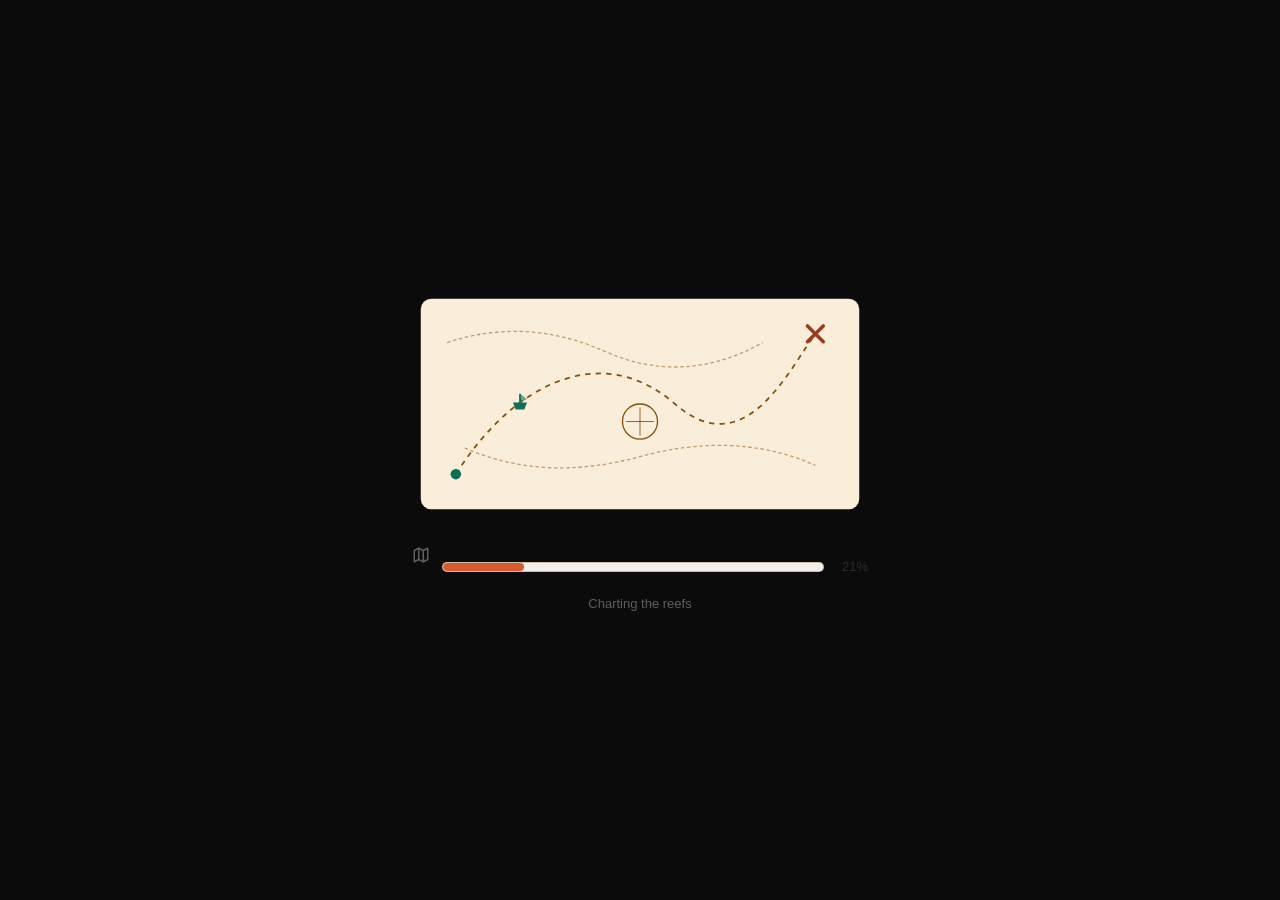
<file: treasure-hunt-loading.html>
<!DOCTYPE html>
<html lang="en">
<head>
<meta charset="UTF-8">
<meta name="viewport" content="width=device-width, initial-scale=1.0">
<title>Treasure hunt loading screen</title>
<style>
  :root {
    --map-bg: #FAEEDA;
    --map-border: #854F0B;
    --accent: #D85A30;
    --needle: #D85A30;
    --ship: #0F6E56;
    --x-color: #993C1D;
    --text-primary: #2C2C2A;
    --text-secondary: #5F5E5A;
    --bar-track: #F1EFE8;
  }
  @media (prefers-color-scheme: dark) {
    :root {
      --map-bg: #412402;
      --map-border: #FAC775;
      --accent: #EF9F27;
      --needle: #EF9F27;
      --ship: #5DCAA5;
      --x-color: #F09595;
      --text-primary: #F1EFE8;
      --text-secondary: #B4B2A9;
      --bar-track: #2C2C2A;
    }
  }
  * { box-sizing: border-box; }
  body {
    margin: 0;
    min-height: 100vh;
    display: flex;
    align-items: center;
    justify-content: center;
    background: #0b0b0b;
    font-family: -apple-system, BlinkMacSystemFont, "Segoe UI", sans-serif;
  }
  .screen {
    width: 100%;
    max-width: 520px;
    text-align: center;
    padding: 2rem;
  }
  svg { width: 100%; height: auto; margin-bottom: 1.5rem; }
  .bar-row {
    display: flex;
    align-items: center;
    gap: 12px;
    margin-bottom: 8px;
  }
  .bar-track {
    flex: 1;
    height: 10px;
    background: var(--bar-track);
    border-radius: 999px;
    overflow: hidden;
    border: 0.5px solid rgba(133,79,11,0.3);
  }
  .bar-fill {
    height: 100%;
    width: 0%;
    background: var(--accent);
    border-radius: 999px;
    transition: width 0.1s linear;
  }
  .pct {
    font-size: 13px;
    font-weight: 500;
    min-width: 32px;
    text-align: right;
    color: var(--text-primary);
  }
  .status {
    font-size: 13px;
    color: var(--text-secondary);
    margin: 0;
  }
  .map-icon {
    width: 18px;
    height: 18px;
    color: var(--text-secondary);
    flex-shrink: 0;
  }
</style>
</head>
<body>

<div class="screen">

  <svg viewBox="0 0 520 260" xmlns="http://www.w3.org/2000/svg">
    <rect x="10" y="10" width="500" height="240" rx="12" style="fill: var(--map-bg);" stroke="none"/>
    <path d="M40 60 Q 130 30 220 70 T 400 60" stroke="var(--map-border)" stroke-width="1.5" fill="none" stroke-dasharray="4 3" opacity="0.5"/>
    <path d="M60 180 Q 150 220 260 190 T 460 200" stroke="var(--map-border)" stroke-width="1.5" fill="none" stroke-dasharray="4 3" opacity="0.5"/>
    <path id="dotted-route" d="M50 210 C 120 100, 220 60, 300 130 S 430 90, 460 50" stroke="var(--map-border)" stroke-width="2" fill="none" stroke-dasharray="6 6"/>
    <circle cx="50" cy="210" r="6" fill="var(--ship)"/>

    <g id="ship" transform="translate(50,210)">
      <path d="M-8 0 L 8 0 L 5 8 L -5 8 Z" fill="var(--ship)"/>
      <line x1="0" y1="-10" x2="0" y2="0" stroke="var(--ship)" stroke-width="2"/>
      <path d="M0 -10 L 8 -4 L 0 0 Z" fill="var(--ship)" opacity="0.6"/>
    </g>

    <g transform="translate(460,50)">
      <line x1="-9" y1="-9" x2="9" y2="9" stroke="var(--x-color)" stroke-width="4" stroke-linecap="round"/>
      <line x1="-9" y1="9" x2="9" y2="-9" stroke="var(--x-color)" stroke-width="4" stroke-linecap="round"/>
    </g>

    <g transform="translate(260,150)">
      <circle r="20" fill="none" stroke="var(--map-border)" stroke-width="1.5"/>
      <line x1="0" y1="-16" x2="0" y2="16" stroke="var(--map-border)" stroke-width="1"/>
      <line x1="-16" y1="0" x2="16" y2="0" stroke="var(--map-border)" stroke-width="1"/>
      <g id="needle" style="transform-origin: 260px 150px;">
        <path d="M260 138 L 265 150 L 260 162 L 255 150 Z" fill="var(--needle)"/>
      </g>
    </g>
  </svg>

  <div class="bar-row">
    <svg class="map-icon" viewBox="0 0 24 24" fill="none" stroke="currentColor" stroke-width="2" stroke-linecap="round" stroke-linejoin="round">
      <polygon points="3 6 9 3 15 6 21 3 21 18 15 21 9 18 3 21"></polygon>
      <line x1="9" y1="3" x2="9" y2="18"></line>
      <line x1="15" y1="6" x2="15" y2="21"></line>
    </svg>
    <div class="bar-track">
      <div class="bar-fill" id="bar"></div>
    </div>
    <span class="pct" id="pct">0%</span>
  </div>

  <p class="status" id="status">Setting sail</p>

</div>

<script>
(function(){
  var messages = ["Setting sail", "Charting the reefs", "Following the map", "Digging near the X", "Loot in sight"];
  var pct = 0;
  var bar = document.getElementById('bar');
  var pctLabel = document.getElementById('pct');
  var status = document.getElementById('status');
  var ship = document.getElementById('ship');
  var needle = document.getElementById('needle');
  var path = document.getElementById('dotted-route');
  var len = path.getTotalLength();
  var angle = 0;

  function tick(){
    pct += Math.random() * 2.2;
    if (pct > 100) pct = 100;
    bar.style.width = pct + '%';
    pctLabel.textContent = Math.round(pct) + '%';
    var idx = Math.min(messages.length - 1, Math.floor((pct / 100) * messages.length));
    status.textContent = messages[idx];
    var point = path.getPointAtLength((pct / 100) * len);
    ship.setAttribute('transform', 'translate(' + point.x + ',' + point.y + ')');
    if (pct < 100) {
      requestAnimationFrame(function(){ setTimeout(tick, 60); });
    } else {
      setTimeout(function(){
        pct = 0;
        requestAnimationFrame(function(){ setTimeout(tick, 60); });
      }, 1500);
    }
  }
  requestAnimationFrame(function(){ setTimeout(tick, 60); });

  function spin(){
    angle += 6;
    needle.style.transform = 'rotate(' + Math.sin(angle * Math.PI / 180) * 20 + 'deg)';
    requestAnimationFrame(spin);
  }
  spin();
})();
</script>

</body>
</html>
</file>
